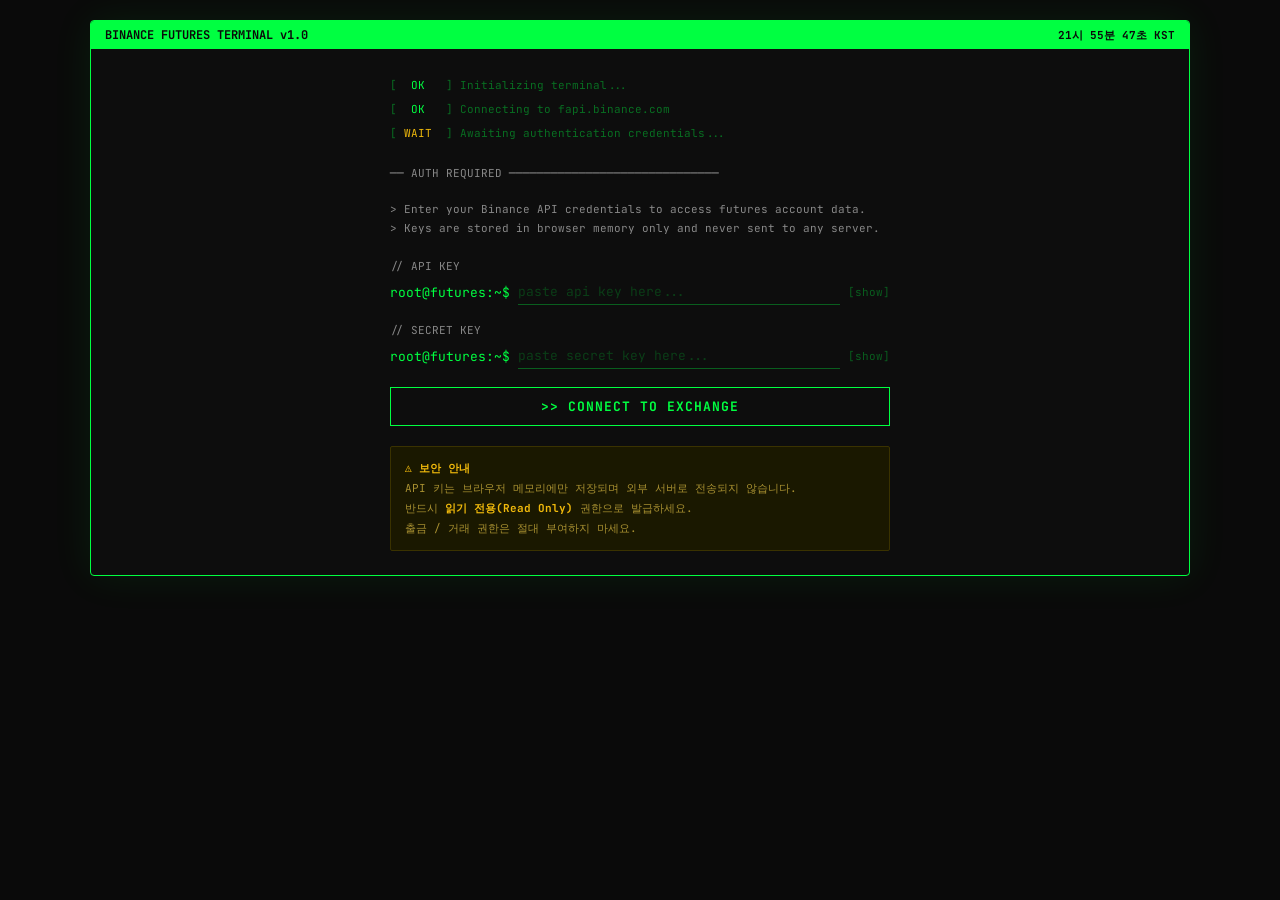
<file: index.html>
<!DOCTYPE html>
<html lang="ko">
<head>
  <meta charset="UTF-8">
  <meta name="viewport" content="width=device-width, initial-scale=1.0">
  <title>BINANCE FUTURES TERMINAL</title>
  <link rel="preconnect" href="https://fonts.googleapis.com">
  <link href="https://fonts.googleapis.com/css2?family=JetBrains+Mono:wght@400;700&display=swap" rel="stylesheet">
  <style>
    *, *::before, *::after { box-sizing: border-box; margin: 0; padding: 0; }
    body {
      font-family: 'JetBrains Mono', 'Courier New', monospace;
      background: #0a0a0a;
      color: #00ff41;
      min-height: 100vh;
      padding: 20px;
    }
    .terminal {
      max-width: 1100px;
      margin: 0 auto;
      background: #0d0d0d;
      border: 1px solid #00ff41;
      border-radius: 4px;
      overflow: hidden;
      box-shadow: 0 0 40px #00ff4115;
    }
    .title-bar {
      background: #00ff41;
      color: #0a0a0a;
      padding: 6px 14px;
      font-size: 12px;
      font-weight: 700;
      display: flex;
      align-items: center;
      justify-content: space-between;
    }
    .title-bar .right { display: flex; gap: 16px; align-items: center; }
    .body { padding: 24px; }

    /* LOGIN */
    #login-screen { max-width: 500px; margin: 0 auto; }
    .boot-lines { font-size: 11px; color: #00ff4166; margin-bottom: 20px; line-height: 2.2; }
    .boot-lines .ok   { color: #00ff41; }
    .boot-lines .warn { color: #f0b90b; }
    .divider-line { font-size: 11px; color: #888; margin-bottom: 20px; }
    .field-label { font-size: 11px; color: #888; margin-bottom: 6px; }
    .input-wrap { display: flex; align-items: center; margin-bottom: 18px; }
    .prefix { color: #00ff41; font-size: 13px; margin-right: 8px; white-space: nowrap; }
    input[type=text], input[type=password] {
      flex: 1;
      background: transparent;
      border: none;
      border-bottom: 1px solid #00ff4155;
      color: #00ff41;
      font-family: 'JetBrains Mono', monospace;
      font-size: 13px;
      padding: 4px 0;
      outline: none;
      caret-color: #00ff41;
    }
    input[type=text]:focus, input[type=password]:focus { border-bottom-color: #00ff41; }
    input::placeholder { color: #00ff4133; }
    .toggle-btn {
      background: none; border: none; color: #00ff4155;
      cursor: pointer; font-size: 11px; margin-left: 8px;
      font-family: 'JetBrains Mono', monospace;
    }
    .toggle-btn:hover { color: #00ff41; }
    .action-btn {
      width: 100%;
      background: transparent;
      border: 1px solid #00ff41;
      color: #00ff41;
      font-family: 'JetBrains Mono', monospace;
      font-size: 13px;
      font-weight: 700;
      padding: 10px;
      cursor: pointer;
      transition: all 0.15s;
      letter-spacing: 0.08em;
    }
    .action-btn:hover { background: #00ff41; color: #0a0a0a; }
    .action-btn:disabled { opacity: 0.4; cursor: not-allowed; }
    .error-box {
      margin-top: 14px;
      font-size: 11px;
      color: #ff4141;
      border-left: 2px solid #ff4141;
      padding-left: 10px;
      line-height: 1.8;
      display: none;
    }
    .notice {
      margin-top: 20px;
      background: #1a1800;
      border: 1px solid #3a3200;
      border-radius: 2px;
      padding: 12px 14px;
      font-size: 11px;
      color: #a89030;
      line-height: 1.8;
    }
    .notice strong { color: #f0b90b; }

    /* DASHBOARD */
    #dashboard-screen { display: none; }
    .logout-btn {
      background: #0a0a0a; color: #00ff41; border: none;
      font-family: 'JetBrains Mono', monospace; font-size: 11px;
      font-weight: 700; padding: 3px 10px; cursor: pointer; border-radius: 2px;
    }
    .logout-btn:hover { background: #111; }
    .log-header { font-size: 11px; color: #00ff4166; margin-bottom: 16px; line-height: 2.2; }
    .log-header .ok   { color: #00ff41; }
    .log-header .warn { color: #f0b90b; }
    .section-title { font-size: 11px; color: #888; margin-bottom: 12px; letter-spacing: 0.08em; }
    .section-title span { color: #00ff41; }
    .summary-grid {
      display: grid;
      grid-template-columns: repeat(auto-fit, minmax(150px, 1fr));
      gap: 10px;
      margin-bottom: 20px;
    }
    .stat-card {
      background: #111;
      border: 1px solid #00ff4133;
      border-radius: 2px;
      padding: 12px 14px;
    }
    .stat-card .slabel { font-size: 10px; color: #888; margin-bottom: 8px; letter-spacing: 0.06em; }
    .stat-card .svalue { font-size: 19px; font-weight: 700; color: #00ff41; }
    .pnl-pos { color: #00ff41; }
    .pnl-neg { color: #ff4141; }
    .status-green { color: #00ff41; }
    .status-amber { color: #f0b90b; }
    .status-red   { color: #ff4141; }
    hr.divider { border: none; border-top: 1px solid #00ff4122; margin: 16px 0; }
    .table-wrap { border: 1px solid #00ff4133; border-radius: 2px; overflow-x: auto; }
    table { width: 100%; border-collapse: collapse; font-size: 12px; min-width: 700px; }
    thead tr { background: #111; }
    th {
      text-align: left; padding: 10px 14px;
      font-size: 10px; color: #888; letter-spacing: 0.08em;
      border-bottom: 1px solid #00ff4122; font-weight: 400;
    }
    td { padding: 11px 14px; border-bottom: 1px solid #00ff4111; color: #ccc; }
    tbody tr:last-child td { border-bottom: none; }
    tbody tr:hover { background: #00ff410a; }
    .badge {
      display: inline-block; padding: 2px 8px;
      font-size: 10px; font-weight: 700; border-radius: 2px; letter-spacing: 0.06em;
    }
    .long  { background: #00ff4122; color: #00ff41; border: 1px solid #00ff4144; }
    .short { background: #ff414122; color: #ff4141; border: 1px solid #ff414144; }
    .empty-row td { text-align: center; color: #00ff4144; padding: 32px; }
    .footer-bar {
      margin-top: 16px; font-size: 10px; color: #00ff4144;
      display: flex; justify-content: space-between; align-items: center;
    }
    .refresh-btn {
      background: transparent; border: 1px solid #00ff4144;
      color: #00ff4188; font-family: 'JetBrains Mono', monospace;
      font-size: 10px; padding: 5px 12px; cursor: pointer; border-radius: 2px;
    }
    .refresh-btn:hover { border-color: #00ff41; color: #00ff41; }
    .warn-box {
      background: #1a1400; border: 1px solid #f0b90b44;
      color: #f0b90b; font-size: 11px; padding: 10px 14px;
      border-radius: 2px; margin-bottom: 12px; display: none;
    }
    @keyframes blink { 50% { opacity: 0; } }
    .blink { animation: blink 1s step-end infinite; }
  </style>
</head>
<body>

<!-- LOGIN -->
<div class="terminal" id="login-terminal">
  <div class="title-bar">
    <span>BINANCE FUTURES TERMINAL v1.0</span>
    <span id="login-clock" style="font-size:11px;"></span>
  </div>
  <div class="body">
    <div id="login-screen">
      <div class="boot-lines">
        <div>[&nbsp;<span class="ok">&nbsp;OK&nbsp;&nbsp;</span>&nbsp;] Initializing terminal...</div>
        <div>[&nbsp;<span class="ok">&nbsp;OK&nbsp;&nbsp;</span>&nbsp;] Connecting to fapi.binance.com</div>
        <div>[&nbsp;<span class="warn">WAIT </span>&nbsp;] Awaiting authentication credentials...</div>
      </div>
      <div class="divider-line">── AUTH REQUIRED ──────────────────────────────</div>
      <div style="font-size:11px; color:#888; margin-bottom:20px; line-height:1.8;">
        &gt; Enter your Binance API credentials to access futures account data.<br>
        &gt; Keys are stored in browser memory only and never sent to any server.
      </div>

      <div class="field-label">// API KEY</div>
      <div class="input-wrap">
        <span class="prefix">root@futures:~$</span>
        <input type="password" id="api-key" placeholder="paste api key here..." autocomplete="off" />
        <button class="toggle-btn" onclick="toggleVis('api-key',this)">[show]</button>
      </div>

      <div class="field-label">// SECRET KEY</div>
      <div class="input-wrap">
        <span class="prefix">root@futures:~$</span>
        <input type="password" id="secret-key" placeholder="paste secret key here..." autocomplete="off" />
        <button class="toggle-btn" onclick="toggleVis('secret-key',this)">[show]</button>
      </div>

      <button class="action-btn" id="login-btn" onclick="doLogin()">&gt;&gt; CONNECT TO EXCHANGE</button>
      <div class="error-box" id="login-error"></div>

      <div class="notice">
        <strong>⚠ 보안 안내</strong><br>
        API 키는 브라우저 메모리에만 저장되며 외부 서버로 전송되지 않습니다.<br>
        반드시 <strong>읽기 전용(Read Only)</strong> 권한으로 발급하세요.<br>
        출금 / 거래 권한은 절대 부여하지 마세요.
      </div>
    </div>
  </div>
</div>

<!-- DASHBOARD -->
<div class="terminal" id="dashboard-terminal" style="display:none;">
  <div class="title-bar">
    <span>■ BINANCE FUTURES TERMINAL v1.0 — LIVE</span>
    <div class="right">
      <span id="dash-clock" style="font-size:11px;"></span>
      <button class="logout-btn" onclick="doLogout()">[DISCONNECT]</button>
    </div>
  </div>
  <div class="body">
    <div id="dashboard-screen">
      <div class="log-header" id="log-header">
        <div>[&nbsp;<span class="ok">&nbsp;OK&nbsp;&nbsp;</span>&nbsp;] Session authenticated</div>
        <div>[&nbsp;<span class="ok">&nbsp;OK&nbsp;&nbsp;</span>&nbsp;] Connected to fapi.binance.com</div>
        <div>[&nbsp;<span class="warn">WAIT </span>&nbsp;] Fetching account data...</div>
      </div>

      <div class="warn-box" id="warn-box"></div>

      <div class="section-title">// <span>ACCOUNT SUMMARY</span></div>
      <div class="summary-grid" id="summary-cards">
        <div class="stat-card"><div class="slabel">LOADING</div><div class="svalue">—</div></div>
      </div>

      <hr class="divider">

      <div class="section-title">// <span>OPEN POSITIONS</span></div>
      <div class="table-wrap">
        <table>
          <thead>
            <tr>
              <th>SYMBOL</th><th>SIDE</th><th>SIZE</th>
              <th>ENTRY PRICE</th><th>MARK PRICE</th>
              <th>UNREAL PNL</th><th>ROE %</th><th>LEVERAGE</th>
            </tr>
          </thead>
          <tbody id="pos-body">
            <tr class="empty-row"><td colspan="8">&gt; loading positions...</td></tr>
          </tbody>
        </table>
      </div>

      <div class="footer-bar">
        <span id="updated-time">&gt; last update: —</span>
        <button class="refresh-btn" onclick="loadDashboard()">[REFRESH]</button>
      </div>
    </div>
  </div>
</div>

<script>
  const BASE = "https://binance-proxy2.ksuin39.workers.dev";
let G_API_KEY = "";
let G_SECRET  = "";
let refreshTimer = null;

function updateClock() {
  const t = new Date().toLocaleTimeString("ko-KR", { hour12: false }) + " KST";
  const lc = document.getElementById("login-clock");
  const dc = document.getElementById("dash-clock");
  if (lc) lc.textContent = t;
  if (dc) dc.textContent = t;
}
updateClock();
setInterval(updateClock, 1000);

function toggleVis(id, btn) {
  const el = document.getElementById(id);
  el.type = el.type === "password" ? "text" : "password";
  btn.textContent = el.type === "password" ? "[show]" : "[hide]";
}

document.addEventListener("keydown", e => {
  if (e.key === "Enter") {
    if (document.getElementById("login-terminal").style.display !== "none") doLogin();
  }
});

async function sign(params) {
  const query = Object.entries(params).map(([k,v]) => `${k}=${v}`).join("&");
  const encoder = new TextEncoder();
  const key = await crypto.subtle.importKey(
    "raw", encoder.encode(G_SECRET), { name: "HMAC", hash: "SHA-256" }, false, ["sign"]
  );
  const sig = await crypto.subtle.sign("HMAC", key, encoder.encode(query));
  const hex = Array.from(new Uint8Array(sig)).map(b => b.toString(16).padStart(2,"0")).join("");
  return query + "&signature=" + hex;
}

async function apiGet(path, params = {}) {
  params.timestamp = Date.now();
  const query = await sign(params);
  const res = await fetch(`${BASE}${path}?${query}`, {
    headers: { "X-MBX-APIKEY": G_API_KEY }
  });
  return res.json();
}

async function doLogin() {
  const apiKey    = document.getElementById("api-key").value.trim();
  const secretKey = document.getElementById("secret-key").value.trim();
  const btn       = document.getElementById("login-btn");
  const errEl     = document.getElementById("login-error");

  errEl.style.display = "none";
  if (!apiKey || !secretKey) {
    errEl.textContent = "> ERROR: both fields required";
    errEl.style.display = "block";
    return;
  }

  btn.disabled = true;
  btn.textContent = ">> AUTHENTICATING...";
  G_API_KEY = apiKey;
  G_SECRET  = secretKey;

  try {
    const result = await apiGet("/fapi/v3/balance");
    if (result.code && result.code !== 0) {
      throw new Error(result.msg || "API 오류");
    }
    if (!Array.isArray(result)) {
      throw new Error(result.msg || "인증 실패");
    }
    btn.textContent = ">> AUTH SUCCESS — LOADING DASHBOARD...";
    setTimeout(() => {
      document.getElementById("login-terminal").style.display = "none";
      document.getElementById("dashboard-terminal").style.display = "block";
      loadDashboard();
      refreshTimer = setInterval(loadDashboard, 30000);
    }, 600);
  } catch (e) {
    errEl.textContent = "> ERROR: " + e.message;
    errEl.style.display = "block";
    btn.disabled = false;
    btn.textContent = ">> CONNECT TO EXCHANGE";
    G_API_KEY = "";
    G_SECRET  = "";
  }
}

function doLogout() {
  G_API_KEY = "";
  G_SECRET  = "";
  if (refreshTimer) clearInterval(refreshTimer);
  document.getElementById("dashboard-terminal").style.display = "none";
  document.getElementById("login-terminal").style.display = "block";
  document.getElementById("api-key").value = "";
  document.getElementById("secret-key").value = "";
  document.getElementById("login-btn").disabled = false;
  document.getElementById("login-btn").textContent = ">> CONNECT TO EXCHANGE";
  document.getElementById("login-error").style.display = "none";
}

async function loadDashboard() {
  const warnEl = document.getElementById("warn-box");
  warnEl.style.display = "none";

  try {
    const [balances, account] = await Promise.all([
      apiGet("/fapi/v3/balance"),
      apiGet("/fapi/v3/account"),
    ]);

    document.getElementById("warn-box").textContent =
      "balance: " + JSON.stringify(balances).slice(0, 200) +
      " | account keys: " + JSON.stringify(Object.keys(account || {}));
    document.getElementById("warn-box").style.display = "block";

    if (!Array.isArray(balances)) throw new Error(balances.msg || "잔고 조회 실패");
    if (account.code)             throw new Error(account.msg  || "계좌 조회 실패");

    const usdt      = balances.find(b => b.asset === "USDT") || {};
    const totalBal  = parseFloat(usdt.balance          || 0);
    const availBal  = parseFloat(usdt.availableBalance || 0);
    const unPnl     = parseFloat(usdt.crossUnPnl       || 0);
    const marginBal = parseFloat(usdt.marginBalance    || totalBal);

    let fundStatus = "여유", fundColor = "green";
    if (marginBal > 0) {
      if      (availBal >= marginBal * 0.5) { fundStatus = "여유"; fundColor = "green"; }
      else if (availBal >= marginBal * 0.2) { fundStatus = "보통"; fundColor = "amber"; }
      else                                   { fundStatus = "위험"; fundColor = "red";   }
    }

    const pnlCls  = unPnl >= 0 ? "pnl-pos" : "pnl-neg";
    const pnlSign = unPnl >= 0 ? "+" : "";

    document.getElementById("log-header").innerHTML = `
      <div>[&nbsp;<span class="ok">&nbsp;OK&nbsp;&nbsp;</span>&nbsp;] Session authenticated</div>
      <div>[&nbsp;<span class="ok">&nbsp;OK&nbsp;&nbsp;</span>&nbsp;] Account data fetched successfully</div>
      <div>[&nbsp;<span class="ok">&nbsp;OK&nbsp;&nbsp;</span>&nbsp;] ${(account.positions||[]).filter(p=>parseFloat(p.positionAmt)!==0).length} open position(s) found</div>
    `;

    document.getElementById("summary-cards").innerHTML = `
      <div class="stat-card">
        <div class="slabel">WALLET BALANCE</div>
        <div class="svalue">$${totalBal.toLocaleString("en-US",{minimumFractionDigits:2,maximumFractionDigits:2})}</div>
      </div>
      <div class="stat-card">
        <div class="slabel">MARGIN BALANCE</div>
        <div class="svalue">$${marginBal.toLocaleString("en-US",{minimumFractionDigits:2,maximumFractionDigits:2})}</div>
      </div>
      <div class="stat-card">
        <div class="slabel">AVAILABLE</div>
        <div class="svalue">$${availBal.toLocaleString("en-US",{minimumFractionDigits:2,maximumFractionDigits:2})}</div>
      </div>
      <div class="stat-card">
        <div class="slabel">UNREALIZED PNL</div>
        <div class="svalue ${pnlCls}">${pnlSign}$${unPnl.toFixed(2)}</div>
      </div>
      <div class="stat-card">
        <div class="slabel">FUND STATUS</div>
        <div class="svalue status-${fundColor}">${fundStatus}</div>
      </div>
    `;

    const positions = (account.positions || []).filter(p => parseFloat(p.positionAmt) !== 0);
    const tbody = document.getElementById("pos-body");

    if (positions.length === 0) {
      tbody.innerHTML = '<tr class="empty-row"><td colspan="8">&gt; no open positions</td></tr>';
    } else {
      tbody.innerHTML = positions.map(pos => {
        const amt        = parseFloat(pos.positionAmt);
        const entryPrice = parseFloat(pos.entryPrice || 0);
        const markPrice  = parseFloat(pos.markPrice  || 0);
        const pnl        = parseFloat(pos.unrealizedProfit || 0);
        const leverage   = parseInt(pos.leverage || 1);
        const side       = amt > 0 ? "LONG" : "SHORT";
        let pnlPct = 0;
        if (entryPrice > 0) {
          pnlPct = ((markPrice - entryPrice) / entryPrice) * 100 * leverage;
          if (side === "SHORT") pnlPct = -pnlPct;
        }
        const pCls  = pnl >= 0 ? "pnl-pos" : "pnl-neg";
        const rCls  = pnlPct >= 0 ? "pnl-pos" : "pnl-neg";
        const pSign = pnl >= 0 ? "+" : "";
        const rSign = pnlPct >= 0 ? "+" : "";
        return `
          <tr>
            <td style="color:#00ff41;font-weight:700;">${pos.symbol}</td>
            <td><span class="badge ${side === 'LONG' ? 'long' : 'short'}">${side}</span></td>
            <td>${Math.abs(amt)}</td>
            <td>$${entryPrice.toLocaleString("en-US",{minimumFractionDigits:2,maximumFractionDigits:4})}</td>
            <td>$${markPrice.toLocaleString("en-US",{minimumFractionDigits:2,maximumFractionDigits:4})}</td>
            <td class="${pCls}">${pSign}$${pnl.toFixed(2)}</td>
            <td class="${rCls}">${rSign}${pnlPct.toFixed(2)}%</td>
            <td>${leverage}x</td>
          </tr>
        `;
      }).join("");
    }

    document.getElementById("updated-time").textContent =
      "> last update: " + new Date().toLocaleTimeString("ko-KR", { hour12: false });

  } catch (e) {
    document.getElementById("warn-box").textContent = "> ERROR: " + e.message;
    document.getElementById("warn-box").style.display = "block";
  }
}
</script>
</body>
</html>
</file>
